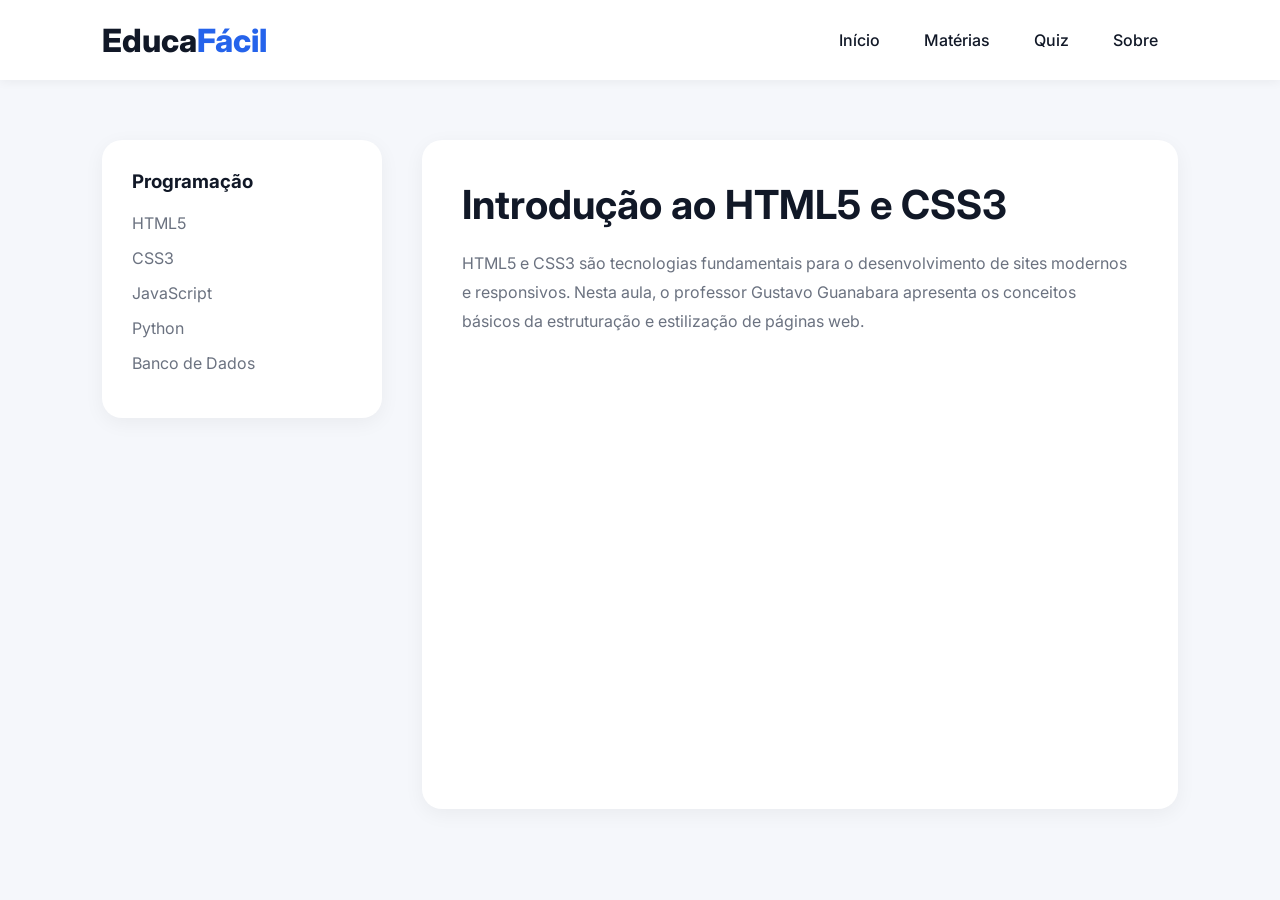
<file: conteudo.html>
<!DOCTYPE html>
<html lang="pt-br">
<head>

    <meta charset="UTF-8">

    <meta name="viewport"
    content="width=device-width, initial-scale=1.0">

    <title>Conteúdo</title>

    <link rel="stylesheet" href="style.css">

    <!-- Fonte -->

    <link rel="preconnect" href="https://fonts.googleapis.com">

    <link href="https://fonts.googleapis.com/css2?family=Inter:wght@300;400;500;600;700;800&display=swap" rel="stylesheet">

</head>
<body>

<header>

    <div class="logo">
        Educa<span>Fácil</span>
    </div>

<nav>

    <a href="index.html">Início</a>

    <a href="materias.html">
        Matérias
    </a>

    <a href="quiz.html">
        Quiz
    </a>

    <a href="sobre.html">
        Sobre
    </a>

</nav>

</header>

<section class="conteudo-page">

    <!-- SIDEBAR -->

    <div class="sidebar">

        <h3>Programação</h3>

        <ul>

            <li>HTML5</li>
            <li>CSS3</li>
            <li>JavaScript</li>
            <li>Python</li>
            <li>Banco de Dados</li>

        </ul>

    </div>

    <!-- CONTEÚDO -->

    <div class="conteudo-box">

        <h1>
            Introdução ao HTML5 e CSS3
        </h1>

        <p>
            HTML5 e CSS3 são tecnologias fundamentais
            para o desenvolvimento de sites modernos
            e responsivos. Nesta aula, o professor
            Gustavo Guanabara apresenta os conceitos
            básicos da estruturação e estilização
            de páginas web.
        </p>

        <div class="video">

            <iframe
            width="100%"
            height="400"

            src="https://www.youtube.com/embed/Ejkb_YpuHWs"

            title="Curso em Vídeo"

            frameborder="0"

            allowfullscreen>

            </iframe>

        </div>

    </div>

</section>

</body>
</html>
</file>
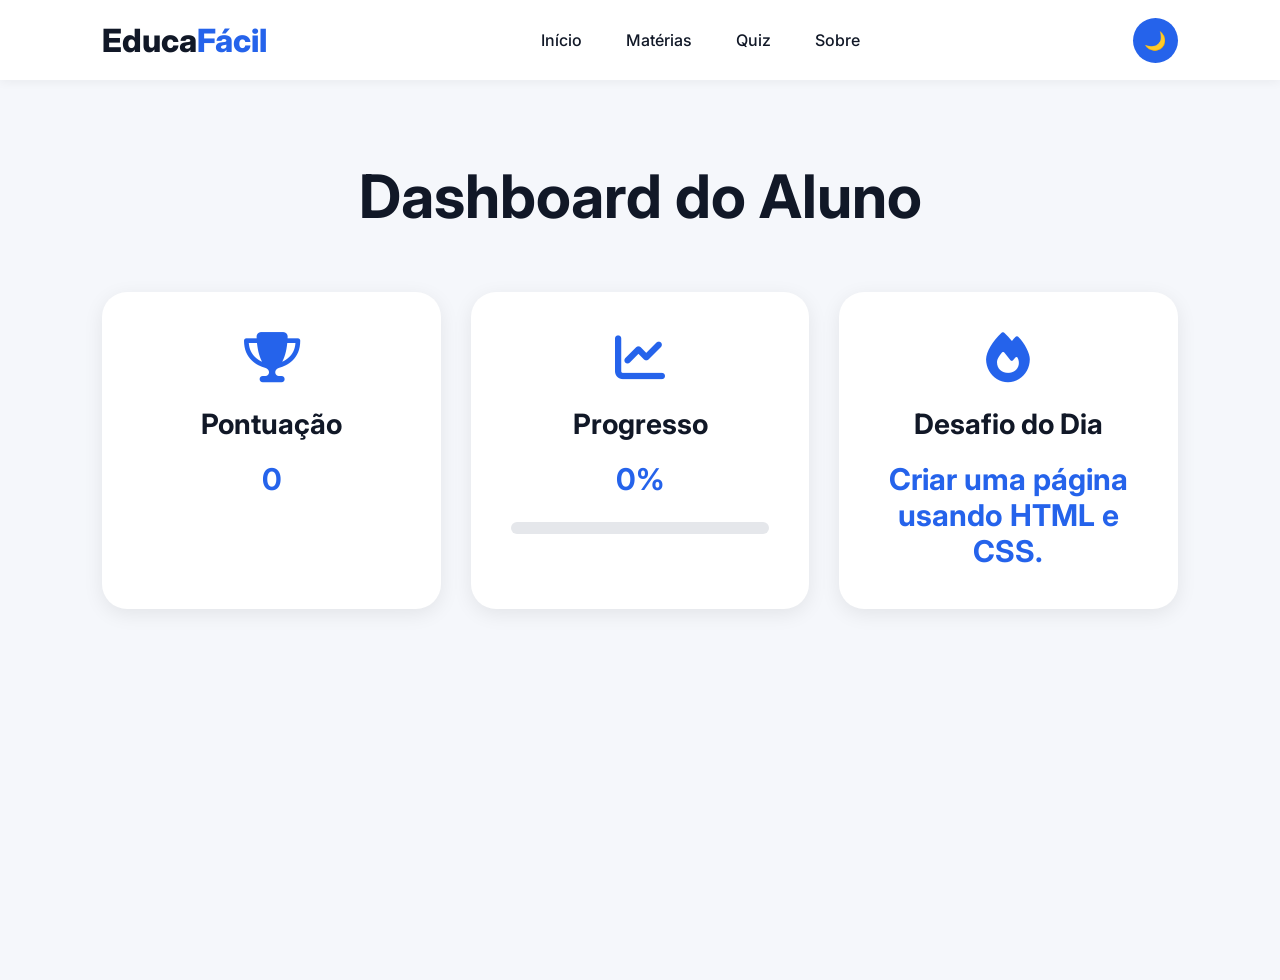
<file: dashboard.html>
<!DOCTYPE html>
<html lang="pt-br">
<head>

<meta charset="UTF-8">

<meta name="viewport"
content="width=device-width, initial-scale=1.0">

<title>Dashboard</title>

<link rel="stylesheet" href="style.css">

<link rel="preconnect"
href="https://fonts.googleapis.com">

<link href="https://fonts.googleapis.com/css2?family=Inter:wght@300;400;500;600;700;800&display=swap"
rel="stylesheet">

<link rel="stylesheet"
href="https://cdnjs.cloudflare.com/ajax/libs/font-awesome/6.5.1/css/all.min.css"/>

</head>
<body>

<header>

    <div class="logo">
        Educa<span>Fácil</span>
    </div>

    <nav>

        <a href="index.html">Início</a>
        <a href="materias.html">Matérias</a>
        <a href="quiz.html">Quiz</a>
        <a href="sobre.html">Sobre</a>

    </nav>

    <button id="toggleTheme">
        🌙
    </button>

</header>

<section class="dashboard">

    <h1>
        Dashboard do Aluno
    </h1>

    <div class="dashboard-cards">

        <!-- CARD -->

        <div class="dashboard-card">

            <i class="fa-solid fa-trophy"></i>

            <h2>
                Pontuação
            </h2>

            <p id="score">
                0
            </p>

        </div>

        <!-- CARD -->

        <div class="dashboard-card">

            <i class="fa-solid fa-chart-line"></i>

            <h2>
                Progresso
            </h2>

            <p id="progressText">
                0%
            </p>

            <div class="mini-progress">

                <div id="miniBar"></div>

            </div>

        </div>

        <!-- CARD -->

        <div class="dashboard-card">

            <i class="fa-solid fa-fire"></i>

            <h2>
                Desafio do Dia
            </h2>

            <p>

                Criar uma página usando HTML e CSS.

            </p>

        </div>

    </div>

</section>

<script>

const pontos =
localStorage.getItem("pontuacao");

const progresso =
localStorage.getItem("progresso");

document.getElementById("score")
.innerText = pontos || 0;

document.getElementById("progressText")
.innerText = `${Math.floor(progresso || 0)}%`;

document.getElementById("miniBar")
.style.width =
`${Math.floor(progresso || 0)}%`;

</script>

<script src="theme.js"></script>

</body>
</html>
</file>
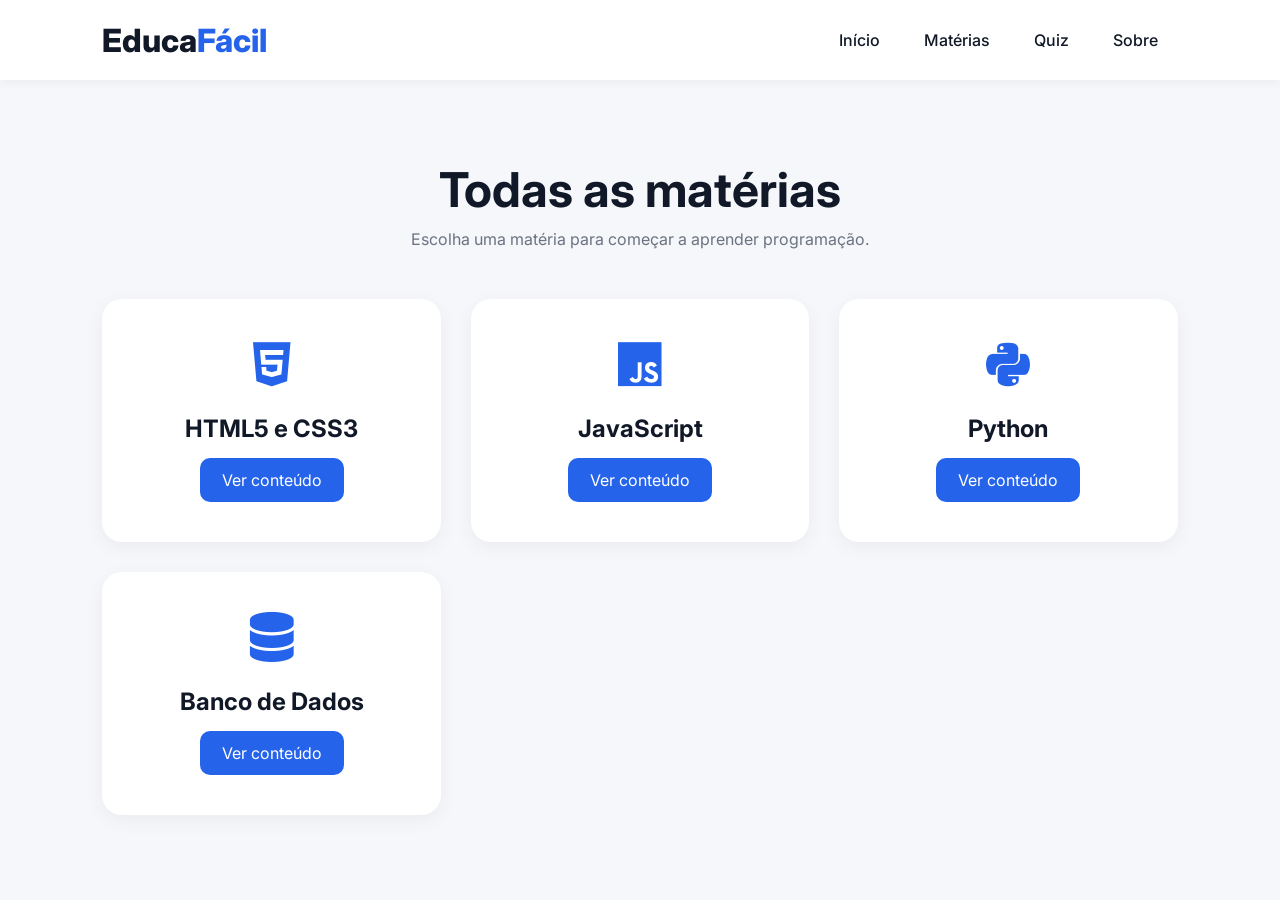
<file: materias.html>
<!DOCTYPE html>
<html lang="pt-br">
<head>

    <meta charset="UTF-8">

    <meta name="viewport"
    content="width=device-width, initial-scale=1.0">

    <title>Matérias</title>

    <link rel="stylesheet" href="style.css">

    <!-- Fonte -->

    <link rel="preconnect" href="https://fonts.googleapis.com">

    <link href="https://fonts.googleapis.com/css2?family=Inter:wght@300;400;500;600;700;800&display=swap" rel="stylesheet">

    <!-- Ícones -->

    <link rel="stylesheet"
    href="https://cdnjs.cloudflare.com/ajax/libs/font-awesome/6.5.1/css/all.min.css"/>

</head>
<body>

<header>

    <div class="logo">
        Educa<span>Fácil</span>
    </div>

<nav>

    <a href="index.html">Início</a>

    <a href="materias.html">
        Matérias
    </a>

    <a href="quiz.html">
        Quiz
    </a>

    <a href="sobre.html">
        Sobre
    </a>

</nav>

</header>

<section class="materias-page">

    <h1>Todas as matérias</h1>

    <p>
        Escolha uma matéria para começar a aprender programação.
    </p>

    <div class="cards">

        <!-- CARD -->

        <div class="card">

            <i class="fa-brands fa-html5"></i>

            <h3>HTML5 e CSS3</h3>

            <a href="conteudo.html">
                Ver conteúdo
            </a>

        </div>

        <!-- CARD -->

        <div class="card">

            <i class="fa-brands fa-js"></i>

            <h3>JavaScript</h3>

            <a href="conteudo.html">
                Ver conteúdo
            </a>

        </div>

        <!-- CARD -->

        <div class="card">

            <i class="fa-brands fa-python"></i>

            <h3>Python</h3>

            <a href="conteudo.html">
                Ver conteúdo
            </a>

        </div>

        <!-- CARD -->

        <div class="card">

            <i class="fa-solid fa-database"></i>

            <h3>Banco de Dados</h3>

            <a href="conteudo.html">
                Ver conteúdo
            </a>

        </div>

    </div>

</section>

</body>
</html>
</file>
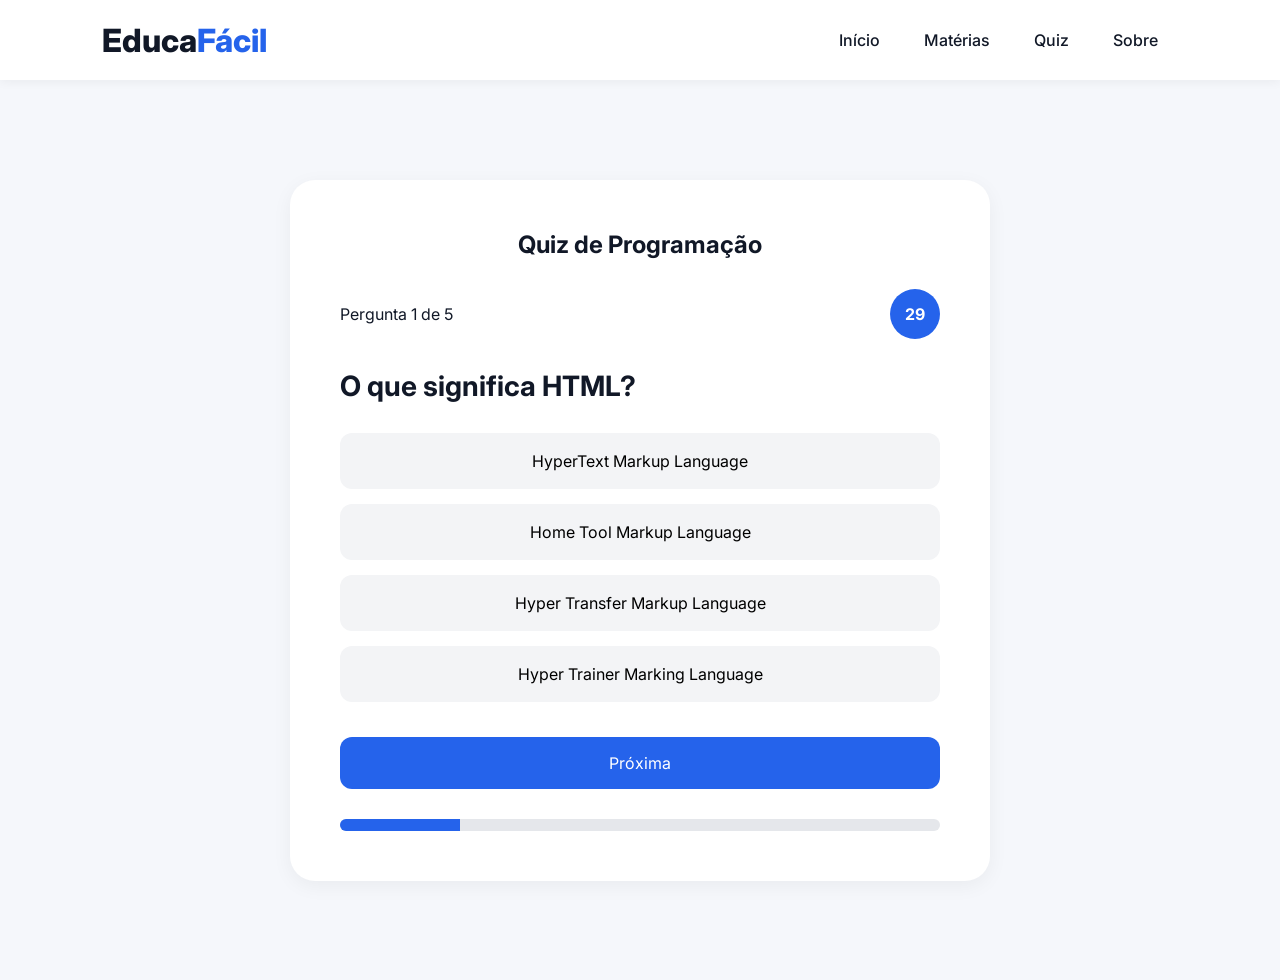
<file: quiz.html>
<!DOCTYPE html>
<html lang="pt-br">
<head>

    <meta charset="UTF-8">

    <meta name="viewport"
    content="width=device-width, initial-scale=1.0">

    <title>Quiz - EducaFácil</title>

    <link rel="stylesheet" href="style.css">

    <link rel="preconnect"
    href="https://fonts.googleapis.com">

    <link href="https://fonts.googleapis.com/css2?family=Inter:wght@300;400;500;600;700;800&display=swap"
    rel="stylesheet">

</head>
<body>

<header>

    <div class="logo">
        Educa<span>Fácil</span>
    </div>

    <nav>

        <a href="index.html">Início</a>
        <a href="materias.html">Matérias</a>
        <a href="quiz.html">Quiz</a>
        <a href="sobre.html">Sobre</a>

    </nav>

</header>

<section class="quiz-container">

    <div class="quiz-box">

        <h1>Quiz de Programação</h1>

        <div class="top-quiz">

            <p id="contador">
                Pergunta 1 de 5
            </p>

            <div id="timer">
                30
            </div>

        </div>

        <h2 id="pergunta"></h2>

        <div id="respostas"></div>

        <button id="nextBtn">
            Próxima
        </button>

        <div class="progress-container">

            <div id="progress"></div>

        </div>

    </div>

</section>

<script src="quiz.js"></script>

</body>
</html>
</file>
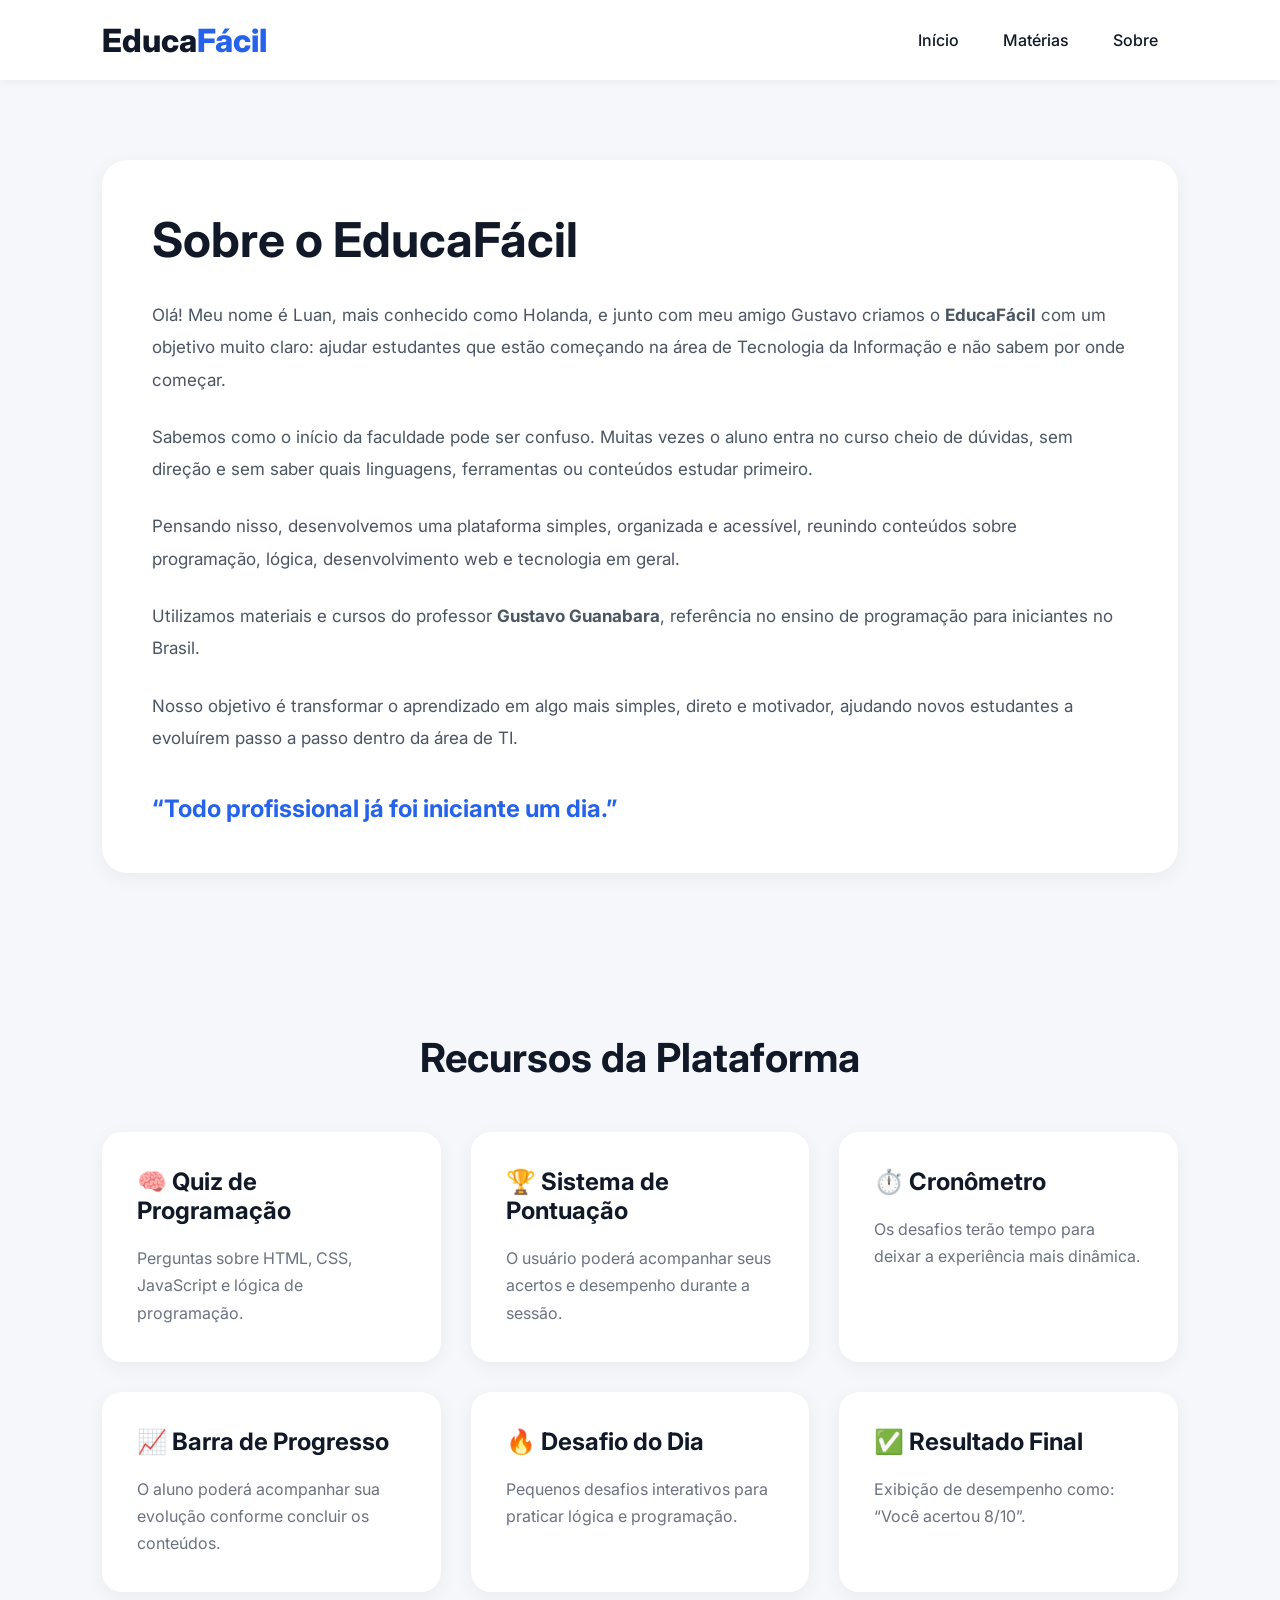
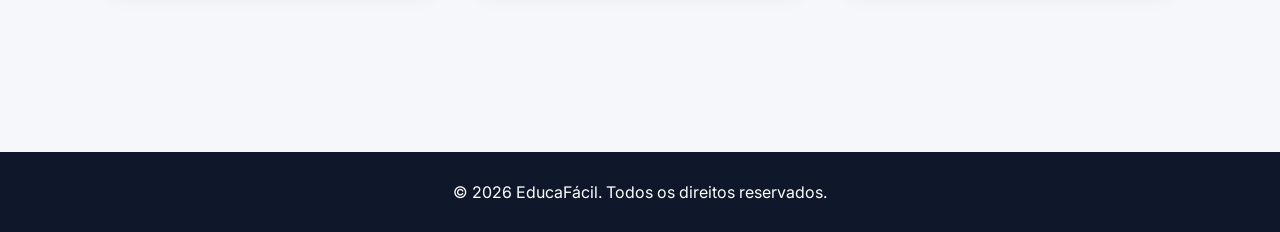
<file: sobre.html>
<!DOCTYPE html>
<html lang="pt-br">
<head>

    <meta charset="UTF-8">

    <meta name="viewport"
    content="width=device-width, initial-scale=1.0">

    <title>Sobre - EducaFácil</title>

    <link rel="stylesheet" href="style.css">

    <!-- Fonte -->

    <link rel="preconnect" href="https://fonts.googleapis.com">

    <link href="https://fonts.googleapis.com/css2?family=Inter:wght@300;400;500;600;700;800&display=swap" rel="stylesheet">

</head>
<body>

<header>

    <div class="logo">
        Educa<span>Fácil</span>
    </div>

    <nav>

        <a href="index.html">Início</a>
        <a href="materias.html">Matérias</a>
        <a href="sobre.html">Sobre</a>

    </nav>

</header>

<section class="sobre">

    <div class="sobre-box">

        <h1>
            Sobre o EducaFácil
        </h1>

        <p>

            Olá! Meu nome é Luan, mais conhecido como Holanda,
            e junto com meu amigo Gustavo criamos o
            <strong>EducaFácil</strong> com um objetivo muito claro:
            ajudar estudantes que estão começando na área de
            Tecnologia da Informação e não sabem por onde começar.

        </p>

        <p>

            Sabemos como o início da faculdade pode ser confuso.
            Muitas vezes o aluno entra no curso cheio de dúvidas,
            sem direção e sem saber quais linguagens, ferramentas
            ou conteúdos estudar primeiro.

        </p>

        <p>

            Pensando nisso, desenvolvemos uma plataforma simples,
            organizada e acessível, reunindo conteúdos sobre
            programação, lógica, desenvolvimento web e tecnologia
            em geral.

        </p>

        <p>

            Utilizamos materiais e cursos do professor
            <strong>Gustavo Guanabara</strong>, referência no ensino
            de programação para iniciantes no Brasil.

        </p>

        <p>

            Nosso objetivo é transformar o aprendizado em algo
            mais simples, direto e motivador, ajudando novos
            estudantes a evoluírem passo a passo dentro da área de TI.

        </p>

        <blockquote>

            “Todo profissional já foi iniciante um dia.”

        </blockquote>

    </div>

</section>

<!-- NOVA ÁREA -->

<section class="features">

    <h2>
        Recursos da Plataforma
    </h2>

    <div class="cards">

        <div class="card-feature">

            <h3>🧠 Quiz de Programação</h3>

            <p>
                Perguntas sobre HTML, CSS, JavaScript
                e lógica de programação.
            </p>

        </div>

        <div class="card-feature">

            <h3>🏆 Sistema de Pontuação</h3>

            <p>
                O usuário poderá acompanhar seus acertos
                e desempenho durante a sessão.
            </p>

        </div>

        <div class="card-feature">

            <h3>⏱️ Cronômetro</h3>

            <p>
                Os desafios terão tempo para deixar
                a experiência mais dinâmica.
            </p>

        </div>

        <div class="card-feature">

            <h3>📈 Barra de Progresso</h3>

            <p>
                O aluno poderá acompanhar sua evolução
                conforme concluir os conteúdos.
            </p>

        </div>

        <div class="card-feature">

            <h3>🔥 Desafio do Dia</h3>

            <p>
                Pequenos desafios interativos para praticar
                lógica e programação.
            </p>

        </div>

        <div class="card-feature">

            <h3>✅ Resultado Final</h3>

            <p>
                Exibição de desempenho como:
                “Você acertou 8/10”.
            </p>

        </div>

    </div>

</section>

<footer>

    <p>
        © 2026 EducaFácil. Todos os direitos reservados.
    </p>

</footer>

</body>
</html>
</file>
<file: style.css>
*{
    margin:0;
    padding:0;
    box-sizing:border-box;
    font-family:'Inter', sans-serif;
}

body{
    background:#F5F7FB;
    color:#111827;
}

/* HEADER */

header{

    width:100%;
    height:80px;

    background:white;

    display:flex;
    align-items:center;
    justify-content:space-between;

    padding:0 8%;

    box-shadow:0 2px 10px rgba(0,0,0,0.05);

    position:sticky;
    top:0;
    z-index:1000;

}

.logo{

    font-size:32px;

    font-weight:800;

    color:#111827;

    text-decoration:none;

}

.logo span{

    color:#2563EB;

}

body.dark .logo{

    color:white;

}

nav a{

    text-decoration:none;
    color:#111827;

    margin:0 20px;

    font-weight:500;

    transition:.3s;

}

nav a:hover{

    color:#2563EB;

}

.btn-login{

    background:#2563EB;

    color:white;

    text-decoration:none;

    padding:12px 24px;

    border-radius:10px;

    font-weight:600;

    transition:.3s;

}

.btn-login:hover{

    background:#1D4ED8;

}

/* HERO */

.hero{

    width:100%;
    min-height:90vh;

    display:flex;
    align-items:center;
    justify-content:space-between;

    padding:0 8%;

}

.hero-text{

    max-width:550px;

}

.hero-text h1{

    font-size:60px;
    line-height:1.1;

    margin-bottom:20px;

}

.hero-text span{

    color:#2563EB;

}

.hero-text p{

    font-size:18px;

    color:#6B7280;

    margin-bottom:40px;

    line-height:1.7;

}

.btn-primary{

    background:#2563EB;

    color:white;

    text-decoration:none;

    padding:16px 28px;

    border-radius:12px;

    font-weight:600;

    transition:.3s;

    display:inline-block;

}

.btn-primary:hover{

    background:#1D4ED8;

    transform:translateY(-3px);

}

.hero-image img{

    width:450px;

}

/* MATÉRIAS */

.materias{

    padding:80px 8%;

}

.materias h2{

    font-size:36px;

    margin-bottom:40px;

    text-align:center;

}

.cards{

    display:grid;

    grid-template-columns:
    repeat(auto-fit,minmax(250px,1fr));

    gap:30px;

}

.card{

    background:white;

    padding:40px 30px;

    border-radius:20px;

    text-align:center;

    transition:.3s;

    box-shadow:0 5px 20px rgba(0,0,0,0.05);

}

.card:hover{

    transform:translateY(-10px);

}

.card i{

    font-size:50px;

    color:#2563EB;

    margin-bottom:25px;

}

.card h3{

    margin-bottom:15px;

    font-size:24px;

}

.card p{

    color:#6B7280;

    margin-bottom:25px;

    line-height:1.7;

}

.card a{

    text-decoration:none;

    background:#2563EB;

    color:white;

    padding:12px 22px;

    border-radius:10px;

    display:inline-block;

    transition:.3s;

}

.card a:hover{

    background:#1D4ED8;

}

/* FOOTER */

footer{

    background:#0F172A;

    color:white;

    text-align:center;

    padding:30px;

    margin-top:80px;

}

/* MATÉRIAS PAGE */

.materias-page{

    padding:80px 8%;

    text-align:center;

}

.materias-page h1{

    font-size:48px;

    margin-bottom:10px;

}

.materias-page p{

    color:#6B7280;

    margin-bottom:50px;

}

/* CONTEÚDO */

.conteudo-page{

    display:flex;

    gap:40px;

    padding:60px 8%;

}

.sidebar{

    width:280px;

    background:white;

    padding:30px;

    border-radius:20px;

    height:fit-content;

    box-shadow:0 5px 20px rgba(0,0,0,0.05);

}

.sidebar h3{

    margin-bottom:20px;

}

.sidebar ul{

    list-style:none;

}

.sidebar li{

    margin-bottom:15px;

    color:#6B7280;

    transition:.3s;

}

.sidebar li:hover{

    color:#2563EB;

    cursor:pointer;

}

.conteudo-box{

    flex:1;

    background:white;

    padding:40px;

    border-radius:20px;

    box-shadow:0 5px 20px rgba(0,0,0,0.05);

}

.conteudo-box h1{

    margin-bottom:20px;

    font-size:40px;

}

.conteudo-box p{

    color:#6B7280;

    margin-bottom:30px;

    line-height:1.8;

}

.video{

    border-radius:20px;

    overflow:hidden;

}

/* SOBRE */

.sobre{

    padding:80px 8%;

}

.sobre-box{

    background:white;

    padding:50px;

    border-radius:25px;

    box-shadow:0 5px 20px rgba(0,0,0,0.05);

}

.sobre-box h1{

    font-size:48px;

    margin-bottom:30px;

}

.sobre-box p{

    margin-bottom:25px;

    line-height:1.9;

    color:#4B5563;

    font-size:17px;

}

blockquote{

    margin-top:40px;

    font-size:24px;

    font-weight:700;

    color:#2563EB;

}

/* FEATURES */

.features{

    padding:80px 8%;

}

.features h2{

    font-size:40px;

    margin-bottom:50px;

    text-align:center;

}

.card-feature{

    background:white;

    padding:35px;

    border-radius:20px;

    box-shadow:0 5px 20px rgba(0,0,0,0.05);

    transition:.3s;

}

.card-feature:hover{

    transform:translateY(-10px);

}

.card-feature h3{

    margin-bottom:20px;

    font-size:24px;

}

.card-feature p{

    color:#6B7280;

    line-height:1.7;

}

/* RESPONSIVO */

@media(max-width:900px){

    header{

        flex-direction:column;

        height:auto;

        padding:20px;

    }

    nav{

        margin:20px 0;

    }

    .hero{

        flex-direction:column;

        text-align:center;

        padding-top:80px;

    }

    .hero-text h1{

        font-size:42px;

    }

    .hero-image img{

        width:300px;

        margin-top:50px;

    }

    .conteudo-page{

        flex-direction:column;

    }

    .sidebar{

        width:100%;

    }

    .sobre-box{

        padding:30px;

    }

    .sobre-box h1{

        font-size:36px;

    }

    .features h2{

        font-size:32px;

    }

}
/* QUIZ */

.quiz-container{

    width:100%;

    min-height:100vh;

    display:flex;
    align-items:center;
    justify-content:center;

    padding:80px 20px;

}

.quiz-box{

    background:white;

    width:100%;
    max-width:700px;

    padding:50px;

    border-radius:25px;

    box-shadow:0 5px 20px rgba(0,0,0,0.05);

}

.quiz-box h1{

    margin-bottom:30px;

    text-align:center;

}

.top-quiz{

    display:flex;
    justify-content:space-between;
    align-items:center;

    margin-bottom:30px;

}

#timer{

    background:#2563EB;

    color:white;

    width:50px;
    height:50px;

    display:flex;
    align-items:center;
    justify-content:center;

    border-radius:50%;

    font-weight:700;

}

#pergunta{

    margin-bottom:30px;

    font-size:28px;

}

.answer-btn{

    width:100%;

    padding:18px;

    border:none;

    border-radius:12px;

    margin-bottom:15px;

    cursor:pointer;

    font-size:16px;

    transition:.3s;

    background:#F3F4F6;

}

.answer-btn:hover{

    background:#E5E7EB;

}

#nextBtn{

    width:100%;

    padding:16px;

    border:none;

    border-radius:12px;

    background:#2563EB;

    color:white;

    font-size:16px;

    cursor:pointer;

    margin-top:20px;

}

.progress-container{

    width:100%;

    height:12px;

    background:#E5E7EB;

    border-radius:20px;

    margin-top:30px;

    overflow:hidden;

}

#progress{

    width:0%;

    height:100%;

    background:#2563EB;

    transition:.3s;

}
/* DARK MODE */

#toggleTheme{

    border:none;

    background:#2563EB;

    color:white;

    width:45px;
    height:45px;

    border-radius:50%;

    cursor:pointer;

    font-size:18px;

}

body.dark{

    background:#0F172A;

    color:white;

}

body.dark header{

    background:#1E293B;

}

body.dark .card,
body.dark .conteudo-box,
body.dark .sidebar,
body.dark .sobre-box,
body.dark .quiz-box,
body.dark .card-feature{

    background:#1E293B;

    color:white;

}

body.dark p,
body.dark li{

    color:#CBD5E1;

}

body.dark nav a{

    color:white;

}
/* DASHBOARD */


.dashboard{

    padding:80px 8%;

    min-height:100vh;

}

.dashboard h1{

    font-size:60px;

    margin-bottom:60px;

    text-align:center;

}

.dashboard-cards{

    display:grid;

    grid-template-columns:
    repeat(auto-fit,minmax(300px,1fr));

    gap:30px;

}

.dashboard-card{

    background:white;

    padding:40px;

    border-radius:25px;

    text-align:center;

    box-shadow:0 5px 20px rgba(0,0,0,0.08);

    transition:.3s;

}

.dashboard-card:hover{

    transform:translateY(-10px);

}

.dashboard-card i{

    font-size:50px;

    color:#2563EB;

    margin-bottom:25px;

}

.dashboard-card h2{

    margin-bottom:20px;

    font-size:28px;

    color:#111827;

}

.dashboard-card p{

    font-size:30px;

    font-weight:700;

    color:#2563EB;

}

.mini-progress{

    width:100%;

    height:12px;

    background:#E5E7EB;

    border-radius:20px;

    margin-top:25px;

    overflow:hidden;

}

#miniBar{

    width:0%;

    height:100%;

    background:#2563EB;

    transition:.5s;

}

/* DARK MODE DASHBOARD */

body.dark .dashboard-card{

    background:#1E293B;

}

body.dark .dashboard-card h2{

    color:white;

}

body.dark .dashboard-card p{

    color:#60A5FA;

}
*{

    scroll-behavior:smooth;

}

.card,
.card-feature,
.dashboard-card,
.btn-primary,
.card a{

    transition:all .3s ease;

}
/* DARK MODE COMPLETO */

body.dark{

    background:#020617;

    color:white;

}

/* HEADER */

body.dark header{

    background:#1E293B;

}

/* LINKS */

body.dark nav a{

    color:white;

}

/* HERO */

body.dark .hero{

    background:#020617;

}

body.dark .hero-text p{

    color:#CBD5E1;

}

/* MATÉRIAS */

body.dark .materias{

    background:#020617;

}

body.dark .materias h2{

    color:white;

}

body.dark .card{

    background:#1E293B;

}

body.dark .card h3{

    color:white;

}

body.dark .card p{

    color:#CBD5E1;

}

/* FEATURES */

body.dark .features{

    background:#020617;

}

body.dark .features h2{

    color:white;

}

body.dark .card-feature{

    background:#1E293B;

}

body.dark .card-feature p{

    color:#CBD5E1;

}

/* QUIZ */

body.dark .quiz-box{

    background:#1E293B;

}

body.dark .answer-btn{

    background:#334155;

    color:white;

}

body.dark .answer-btn:hover{

    background:#475569;

}

/* SOBRE */

body.dark .sobre{

    background:#020617;

}

body.dark .sobre-box{

    background:#1E293B;

}

body.dark .sobre-box p{

    color:#CBD5E1;

}

/* DASHBOARD */

body.dark .dashboard{

    background:#020617;

}

body.dark .dashboard-card{

    background:#1E293B;

}

body.dark .dashboard-card h2{

    color:white;

}

body.dark .dashboard-card p{

    color:#60A5FA;

}

/* SIDEBAR */

body.dark .sidebar{

    background:#1E293B;

}

body.dark .sidebar li{

    color:#CBD5E1;

}

/* CONTEÚDO */

body.dark .conteudo-box{

    background:#1E293B;

}

body.dark .conteudo-box p{

    color:#CBD5E1;

}

/* FOOTER */

body.dark footer{

    background:#0F172A;

}
/* =========================
   CONTACT
========================= */

.contact-section{
    width:100%;
    padding:120px 8%;
    display:flex;
    justify-content:center;
    align-items:center;
}

.contact-container{
    width:100%;
    max-width:850px;
    background:white;
    padding:60px;
    border-radius:35px;
    box-shadow:
    0 15px 50px rgba(0,0,0,0.08);
    transition:0.3s;
}

body.dark .contact-container{
    background:#1e293b;
}

.contact-container h1{
    text-align:center;
    font-size:48px;
    margin-bottom:15px;
    color:#2563eb;
    font-weight:800;
}

.contact-container p{
    text-align:center;
    color:#6b7280;
    margin-bottom:45px;
    font-size:17px;
    line-height:1.7;
}

body.dark .contact-container p{
    color:#d1d5db;
}

/* INPUT GROUP */

.input-group{
    margin-bottom:28px;
}

.input-group label{
    display:block;
    margin-bottom:12px;
    font-weight:700;
    font-size:15px;
}

/* INPUTS */

.input-group input,
.input-group textarea,
.input-group select{

    width:100%;
    padding:18px 20px;
    border:none;
    border-radius:16px;
    background:#f1f5f9;
    font-size:16px;
    outline:none;
    transition:0.3s;
    border:2px solid transparent;

}

.input-group input:focus,
.input-group textarea:focus,
.input-group select:focus{

    border-color:#2563eb;
    background:white;

}

body.dark .input-group input,
body.dark .input-group textarea,
body.dark .input-group select{

    background:#334155;
    color:white;

}

body.dark .input-group input:focus,
body.dark .input-group textarea:focus,
body.dark .input-group select:focus{

    background:#475569;

}

/* RADIO */

.radio-group{
    display:flex;
    justify-content:center;
    gap:40px;
    margin-top:15px;
}

.radio-group label{
    display:flex;
    align-items:center;
    gap:10px;
    font-weight:600;
    cursor:pointer;
}

/* CHECKBOX */

.checkbox-group{
    margin:25px 0;
}

.checkbox-group label{
    display:flex;
    align-items:center;
    gap:12px;
    font-weight:500;
    cursor:pointer;
}

/* BOTÃO */

.btn-submit{

    width:100%;
    padding:18px;
    border:none;
    border-radius:18px;
    background:linear-gradient(
        135deg,
        #2563eb,
        #3b82f6
    );

    color:white;
    font-size:18px;
    font-weight:700;
    cursor:pointer;
    transition:0.3s;
    box-shadow:
    0 10px 25px rgba(37,99,235,0.3);

}

.btn-submit:hover{

    transform:translateY(-5px);

    box-shadow:
    0 15px 35px rgba(37,99,235,0.4);

}

/* RESPONSIVO */

@media(max-width:700px){

    .contact-container{

        padding:35px;

    }

    .contact-container h1{

        font-size:36px;

    }

    .radio-group{

        flex-direction:column;
        align-items:center;
        gap:20px;

    }

}

form{

    display:flex;
    flex-direction:column;

    gap:20px;

}

form input,
form select,
form textarea{

    width:100%;

    padding:16px;

    border:none;

    border-radius:12px;

    background:#F3F4F6;

    font-size:16px;

}

textarea{

    height:150px;

    resize:none;

}

form button{

    background:#2563EB;

    color:white;

    border:none;

    padding:18px;

    border-radius:12px;

    cursor:pointer;

    font-size:16px;

}

.radio-group{

    display:flex;

    gap:20px;

}

/* DARK MODE */

body.dark .contato-box{

    background:#1E293B;

}

body.dark form input,
body.dark form select,
body.dark form textarea{

    background:#334155;

    color:white;

}

body.dark .contato-box p{

    color:#CBD5E1;

}
/* CAUSA */

.causa{

    padding:100px 8%;

}

.causa-container{

    display:flex;

    align-items:center;

    justify-content:space-between;

    gap:60px;

    background:white;

    padding:60px;

    border-radius:30px;

    box-shadow:0 10px 30px rgba(0,0,0,0.05);

}

.causa-left{

    flex:1;

}

.causa-left h2{

    font-size:48px;

    margin-bottom:30px;

    line-height:1.2;

}

.causa-left p{

    color:#6B7280;

    line-height:1.9;

    margin-bottom:20px;

    font-size:18px;

}

.ods-badge{

    display:inline-block;

    margin-top:20px;

    background:#2563EB;

    color:white;

    padding:14px 24px;

    border-radius:50px;

    font-weight:600;

}

.causa-right{

    flex:1;

    display:flex;

    justify-content:center;

}

.causa-right img{

    width:100%;

    max-width:350px;

}

/* DARK MODE */

body.dark .causa-container{

    background:#1E293B;

}

body.dark .causa-left p{

    color:#CBD5E1;

}
/* RADIO GROUP */

.radio-group{

    display:flex;

    justify-content:center;

    gap:40px;

    margin:10px 0;

}

.radio-group label{

    display:flex;

    align-items:center;

    gap:10px;

    font-weight:500;

}

/* INPUT EXTRA */

#faculdadeInfo{

    animation:fade .3s ease;

}

@keyframes fade{

    from{

        opacity:0;
        transform:translateY(-10px);

    }

    to{

        opacity:1;
        transform:translateY(0);

    }

}
</file>
